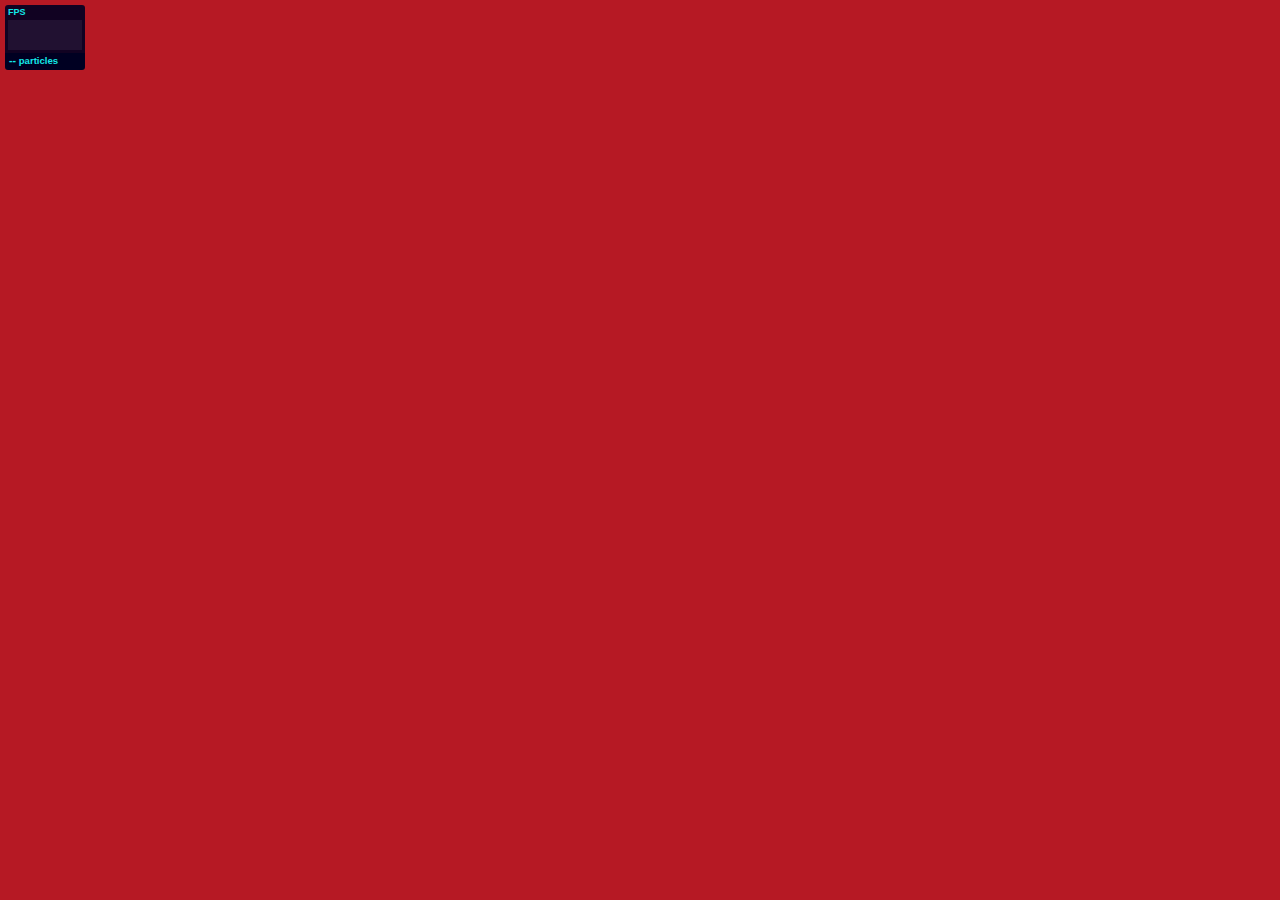
<file: particles.js-master/demo/index.html>
<!DOCTYPE html>
<html lang="en">
<head>
  <meta charset="utf-8">
  <title>particles.js</title>
  <meta name="description" content="particles.js is a lightweight JavaScript library for creating particles.">
  <meta name="author" content="Vincent Garreau" />
  <meta name="viewport" content="width=device-width, initial-scale=1.0, minimum-scale=1.0, maximum-scale=1.0, user-scalable=no">
  <link rel="stylesheet" media="screen" href="css/style.css">
</head>
<body>

<!-- count particles -->
<div class="count-particles">
  <span class="js-count-particles">--</span> particles
</div>

<!-- particles.js container -->
<div id="particles-js"></div>

<!-- scripts -->
<script src="../particles.js"></script>
<script src="js/app.js"></script>

<!-- stats.js -->
<script src="js/lib/stats.js"></script>
<script>
  var count_particles, stats, update;
  stats = new Stats;
  stats.setMode(0);
  stats.domElement.style.position = 'absolute';
  stats.domElement.style.left = '0px';
  stats.domElement.style.top = '0px';
  document.body.appendChild(stats.domElement);
  count_particles = document.querySelector('.js-count-particles');
  update = function() {
    stats.begin();
    stats.end();
    if (window.pJSDom[0].pJS.particles && window.pJSDom[0].pJS.particles.array) {
      count_particles.innerText = window.pJSDom[0].pJS.particles.array.length;
    }
    requestAnimationFrame(update);
  };
  requestAnimationFrame(update);
</script>

</body>
</html>
</file>
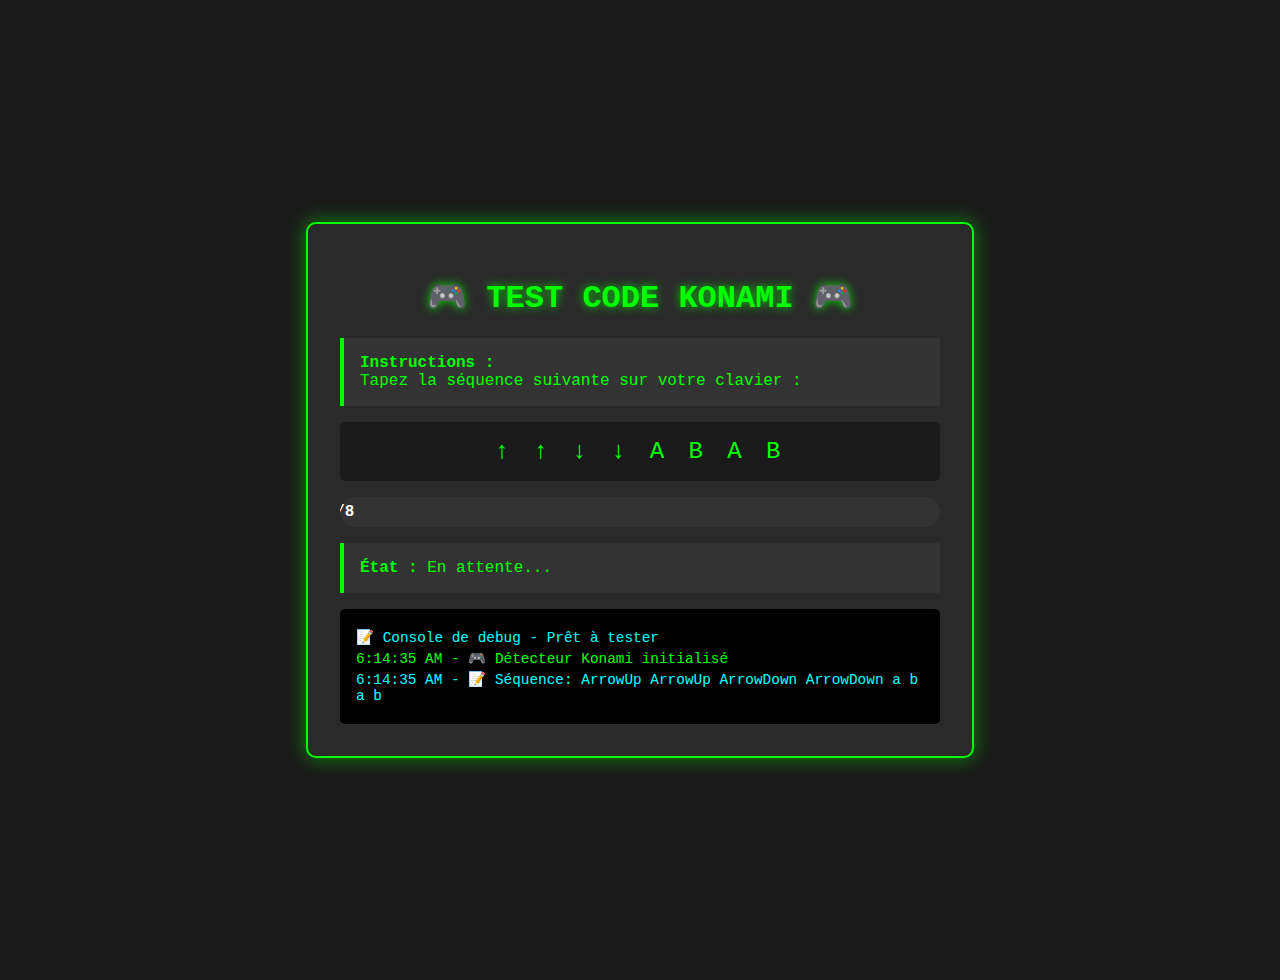
<file: TEST_KONAMI.html>
<!DOCTYPE html>
<html lang="fr">
<head>
    <meta charset="UTF-8">
    <meta name="viewport" content="width=device-width, initial-scale=1.0">
    <title>Test Code Konami</title>
    <style>
        body {
            font-family: 'Courier New', monospace;
            background: #1a1a1a;
            color: #00ff00;
            padding: 2rem;
            display: flex;
            flex-direction: column;
            align-items: center;
            justify-content: center;
            min-height: 100vh;
        }
        .container {
            background: #2a2a2a;
            border: 2px solid #00ff00;
            border-radius: 10px;
            padding: 2rem;
            max-width: 600px;
            box-shadow: 0 0 20px rgba(0, 255, 0, 0.5);
        }
        h1 {
            text-align: center;
            color: #00ff00;
            text-shadow: 0 0 10px rgba(0, 255, 0, 0.8);
        }
        .instruction {
            background: #333;
            padding: 1rem;
            margin: 1rem 0;
            border-left: 4px solid #00ff00;
        }
        .sequence {
            font-size: 1.5rem;
            text-align: center;
            padding: 1rem;
            background: #1a1a1a;
            border-radius: 5px;
            letter-spacing: 5px;
        }
        #log {
            background: #000;
            padding: 1rem;
            margin-top: 1rem;
            border-radius: 5px;
            max-height: 300px;
            overflow-y: auto;
            font-size: 0.9rem;
        }
        .log-entry {
            margin: 0.25rem 0;
        }
        .success { color: #0f0; }
        .error { color: #f00; }
        .info { color: #0ff; }
        .progress {
            background: #333;
            height: 30px;
            border-radius: 15px;
            margin: 1rem 0;
            overflow: hidden;
        }
        .progress-bar {
            background: linear-gradient(90deg, #00ff00, #00cc00);
            height: 100%;
            width: 0%;
            transition: width 0.3s ease;
            display: flex;
            align-items: center;
            justify-content: center;
            color: white;
            font-weight: bold;
        }
    </style>
</head>
<body>
    <div class="container">
        <h1>🎮 TEST CODE KONAMI 🎮</h1>
        
        <div class="instruction">
            <strong>Instructions :</strong><br>
            Tapez la séquence suivante sur votre clavier :
        </div>
        
        <div class="sequence">
            ↑ ↑ ↓ ↓ A B A B
        </div>
        
        <div class="progress">
            <div class="progress-bar" id="progressBar">0/8</div>
        </div>
        
        <div class="instruction">
            <strong>État :</strong> <span id="status">En attente...</span>
        </div>
        
        <div id="log">
            <div class="log-entry info">📝 Console de debug - Prêt à tester</div>
        </div>
    </div>

    <script>
        var konamiSequence = ['ArrowUp', 'ArrowUp', 'ArrowDown', 'ArrowDown', 'a', 'b', 'a', 'b'];
        var konamiIndex = 0;
        var konamiActive = false;
        var logDiv = document.getElementById('log');
        var statusSpan = document.getElementById('status');
        var progressBar = document.getElementById('progressBar');

        function addLog(message, type) {
            var entry = document.createElement('div');
            entry.className = 'log-entry ' + (type || 'info');
            entry.textContent = new Date().toLocaleTimeString() + ' - ' + message;
            logDiv.appendChild(entry);
            logDiv.scrollTop = logDiv.scrollHeight;
        }

        function updateProgress() {
            var percent = (konamiIndex / konamiSequence.length) * 100;
            progressBar.style.width = percent + '%';
            progressBar.textContent = konamiIndex + '/' + konamiSequence.length;
        }

        function activateEasterEgg() {
            if(konamiActive) return;
            konamiActive = true;
            
            addLog('🎊 CODE KONAMI COMPLET! Activation...', 'success');
            statusSpan.textContent = '✅ CODE VALIDÉ!';
            statusSpan.style.color = '#0f0';
            
            // Appeler l'API
            addLog('🚀 Appel de l\'API /api/launch-easteregg...', 'info');
            
            fetch('http://localhost:8080/api/launch-easteregg', {
                method: 'POST',
                headers: {
                    'Content-Type': 'application/json'
                }
            })
            .then(function(response) {
                return response.json();
            })
            .then(function(data) {
                addLog('✅ Réponse API: ' + JSON.stringify(data), 'success');
                if(data.success) {
                    statusSpan.textContent = '🎮 ESPERSOUL2 LANCÉ!';
                    alert('🎮 ESPERSOUL2 lancé avec succès!\n\nMéthode: ' + data.method + '\nMessage: ' + data.message);
                }
            })
            .catch(function(error) {
                addLog('❌ Erreur API: ' + error, 'error');
                statusSpan.textContent = '❌ Erreur';
                statusSpan.style.color = '#f00';
            });
        }

        document.addEventListener('keydown', function(e) {
            addLog('🎹 Touche: ' + e.key + ' (attendu: ' + konamiSequence[konamiIndex] + ')', 'info');
            
            var expectedKey = konamiSequence[konamiIndex];
            var pressedKey = e.key;
            
            var isMatch = false;
            if(expectedKey === 'a' || expectedKey === 'b') {
                isMatch = pressedKey.toLowerCase() === expectedKey;
            } else {
                isMatch = pressedKey === expectedKey;
            }
            
            if(isMatch) {
                konamiIndex++;
                addLog('✅ Correct! [' + konamiIndex + '/' + konamiSequence.length + ']', 'success');
                updateProgress();
                statusSpan.textContent = 'Progression: ' + konamiIndex + '/' + konamiSequence.length;
                
                if(konamiIndex === konamiSequence.length) {
                    activateEasterEgg();
                    konamiIndex = 0;
                    updateProgress();
                }
            } else {
                if(konamiIndex > 0) {
                    addLog('❌ Reset (attendu: ' + expectedKey + ', reçu: ' + pressedKey + ')', 'error');
                }
                konamiIndex = 0;
                updateProgress();
                statusSpan.textContent = 'En attente...';
            }
        });

        addLog('🎮 Détecteur Konami initialisé', 'success');
        addLog('📝 Séquence: ' + konamiSequence.join(' '), 'info');
        updateProgress();
    </script>
</body>
</html>
</file>
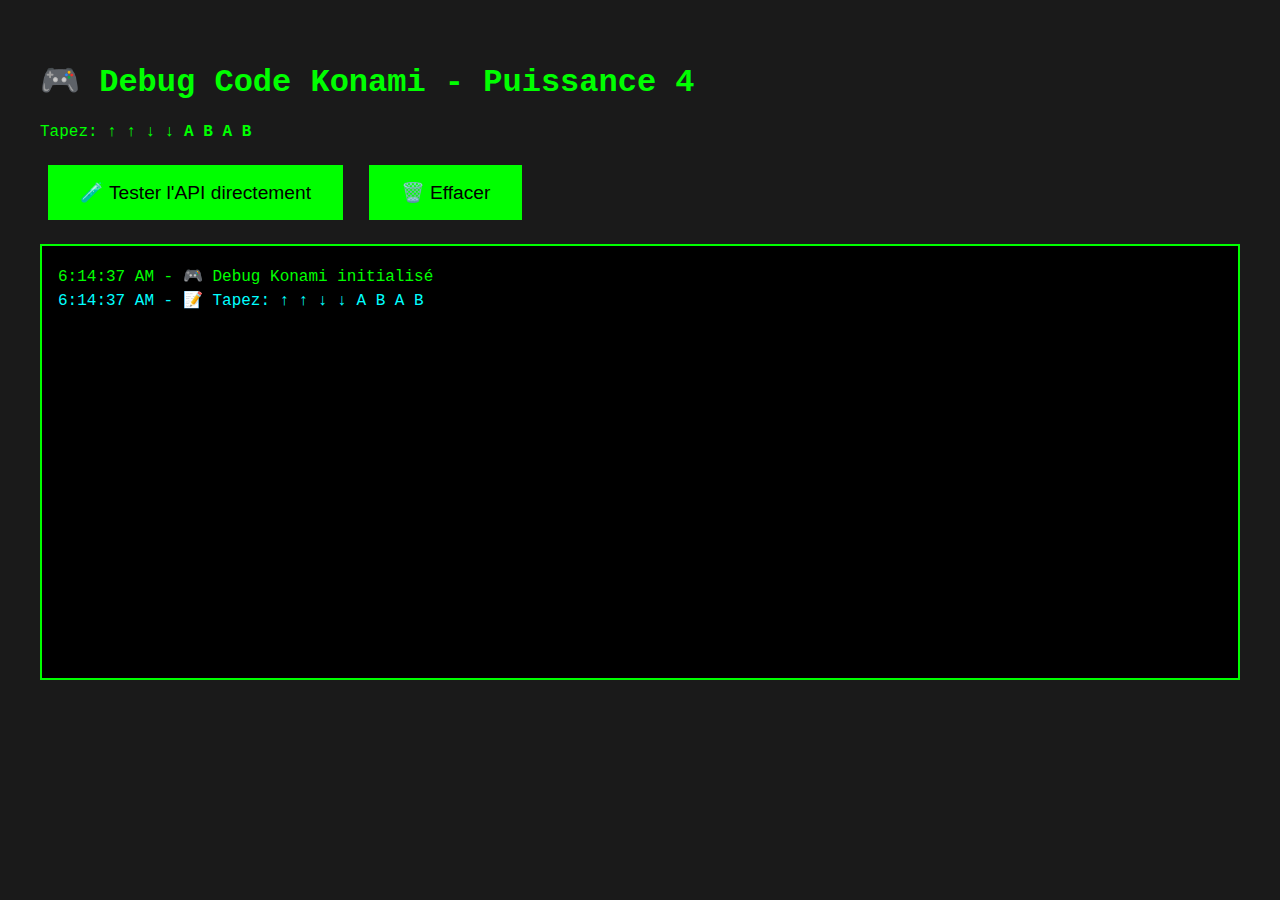
<file: templates/debug_konami.html>
<!DOCTYPE html>
<html lang="fr">
<head>
    <meta charset="UTF-8">
    <title>Debug Konami - Puissance 4</title>
    <style>
        body {
            background: #1a1a1a;
            color: #0f0;
            font-family: 'Courier New', monospace;
            padding: 2rem;
        }
        #console {
            background: #000;
            border: 2px solid #0f0;
            padding: 1rem;
            height: 400px;
            overflow-y: auto;
            margin: 1rem 0;
        }
        .log { margin: 0.25rem 0; }
        .success { color: #0f0; }
        .error { color: #f00; }
        .info { color: #0ff; }
        button {
            background: #0f0;
            color: #000;
            border: none;
            padding: 1rem 2rem;
            font-size: 1.2rem;
            cursor: pointer;
            margin: 0.5rem;
        }
        button:hover { background: #0c0; }
    </style>
</head>
<body>
    <h1>🎮 Debug Code Konami - Puissance 4</h1>
    <p>Tapez: <strong>↑ ↑ ↓ ↓ A B A B</strong></p>
    
    <button onclick="testAPI()">🧪 Tester l'API directement</button>
    <button onclick="clearConsole()">🗑️ Effacer</button>
    
    <div id="console"></div>

    <script>
        var consoleDiv = document.getElementById('console');
        var konamiSequence = ['ArrowUp', 'ArrowUp', 'ArrowDown', 'ArrowDown', 'a', 'b', 'a', 'b'];
        var konamiIndex = 0;

        function log(msg, type) {
            var entry = document.createElement('div');
            entry.className = 'log ' + (type || 'info');
            entry.textContent = new Date().toLocaleTimeString() + ' - ' + msg;
            consoleDiv.appendChild(entry);
            consoleDiv.scrollTop = consoleDiv.scrollHeight;
            console.log(msg);
        }

        function clearConsole() {
            consoleDiv.innerHTML = '';
            log('Console effacée', 'info');
        }

        function testAPI() {
            log('🧪 Test manuel de l\'API...', 'info');
            fetch('/api/launch-easteregg', {
                method: 'POST',
                headers: { 'Content-Type': 'application/json' }
            })
            .then(r => r.json())
            .then(data => {
                log('✅ API OK: ' + JSON.stringify(data), 'success');
            })
            .catch(err => {
                log('❌ Erreur API: ' + err, 'error');
            });
        }

        // Écouteur Konami
        document.addEventListener('keydown', function(e) {
            log('🎹 Touche: ' + e.key + ' | Attendu: ' + konamiSequence[konamiIndex] + ' | Progress: ' + konamiIndex + '/8', 'info');
            
            var expectedKey = konamiSequence[konamiIndex];
            var pressedKey = e.key;
            
            var isMatch = false;
            if(expectedKey === 'a' || expectedKey === 'b') {
                isMatch = pressedKey.toLowerCase() === expectedKey;
            } else {
                isMatch = pressedKey === expectedKey;
            }
            
            if(isMatch) {
                konamiIndex++;
                log('✅ Correct! [' + konamiIndex + '/8]', 'success');
                
                if(konamiIndex === konamiSequence.length) {
                    log('🎊🎊🎊 SÉQUENCE COMPLÈTE! 🎊🎊🎊', 'success');
                    log('🚀 Lancement de l\'API...', 'info');
                    
                    fetch('/api/launch-easteregg', {
                        method: 'POST',
                        headers: { 'Content-Type': 'application/json' }
                    })
                    .then(r => r.json())
                    .then(data => {
                        log('✅ ESPERSOUL2 lancé! ' + JSON.stringify(data), 'success');
                        alert('🎮 ESPERSOUL2 LANCÉ!\n\nVérifiez votre terminal.');
                    })
                    .catch(err => {
                        log('❌ Erreur: ' + err, 'error');
                    });
                    
                    konamiIndex = 0;
                }
            } else {
                if(konamiIndex > 0) {
                    log('❌ Reset (attendu: ' + expectedKey + ', reçu: ' + pressedKey + ')', 'error');
                }
                konamiIndex = 0;
            }
        }, true);

        log('🎮 Debug Konami initialisé', 'success');
        log('📝 Tapez: ↑ ↑ ↓ ↓ A B A B', 'info');
    </script>
</body>
</html>
</file>
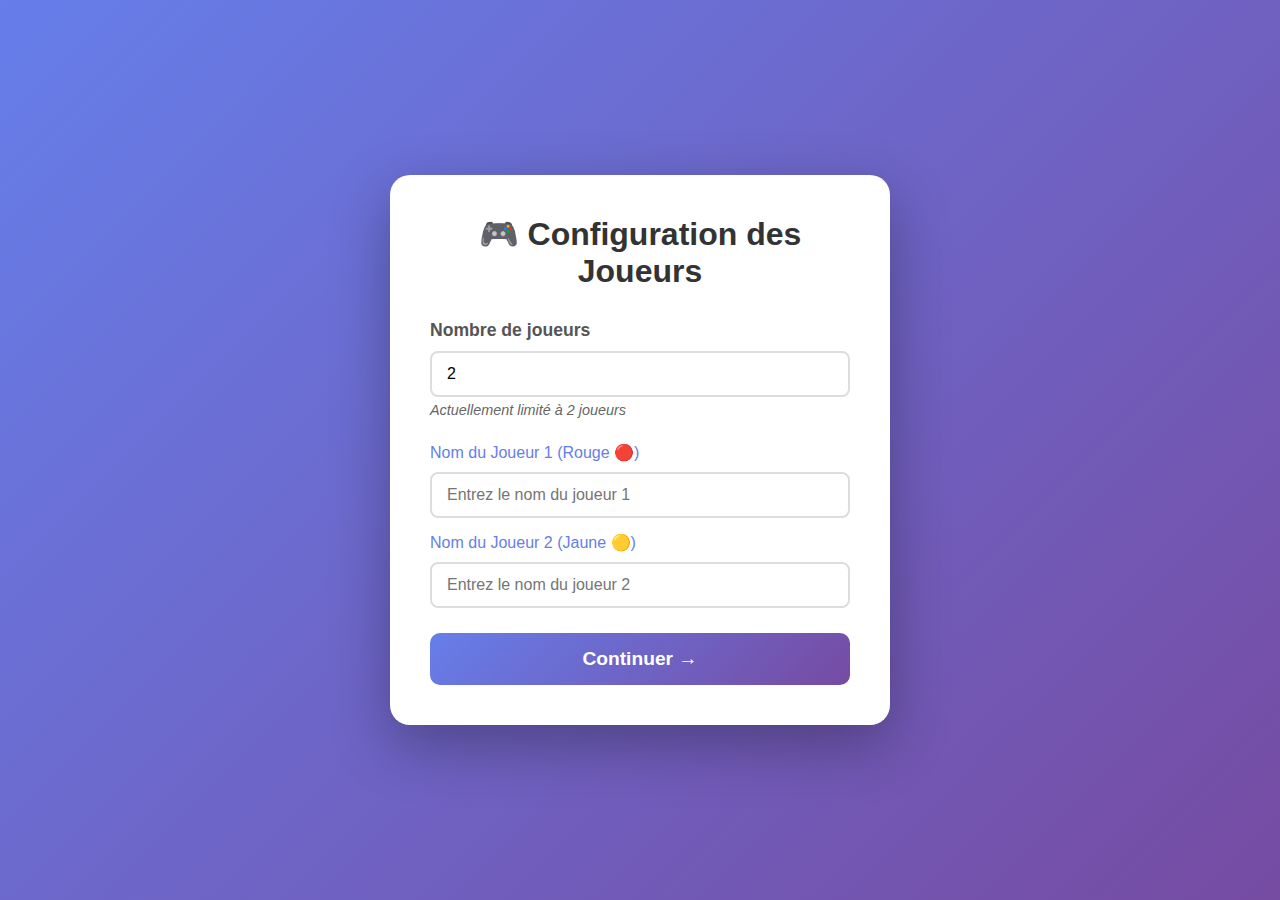
<file: templates/players.html>
<!DOCTYPE html>
<html lang="fr">
<head>
    <meta charset="UTF-8">
    <meta name="viewport" content="width=device-width, initial-scale=1.0">
    <title>Joueurs - Puissance 4</title>
    <style>
        * {
            margin: 0;
            padding: 0;
            box-sizing: border-box;
        }
        
        body {
            font-family: 'Segoe UI', Tahoma, Geneva, Verdana, sans-serif;
            background: linear-gradient(135deg, #667eea 0%, #764ba2 100%);
            min-height: 100vh;
            display: flex;
            justify-content: center;
            align-items: center;
            padding: 20px;
        }
        
        .container {
            background: white;
            border-radius: 20px;
            padding: 40px;
            box-shadow: 0 20px 60px rgba(0,0,0,0.3);
            max-width: 500px;
            width: 100%;
            animation: slideIn 0.5s ease-out;
        }
        
        @keyframes slideIn {
            from {
                opacity: 0;
                transform: translateY(-30px);
            }
            to {
                opacity: 1;
                transform: translateY(0);
            }
        }
        
        h1 {
            color: #333;
            text-align: center;
            margin-bottom: 30px;
            font-size: 2rem;
        }
        
        .form-group {
            margin-bottom: 25px;
        }
        
        label {
            display: block;
            font-weight: 600;
            color: #555;
            margin-bottom: 10px;
            font-size: 1.1rem;
        }
        
        input[type="number"],
        input[type="text"] {
            width: 100%;
            padding: 12px 15px;
            border: 2px solid #ddd;
            border-radius: 8px;
            font-size: 1rem;
            transition: border-color 0.3s;
        }
        
        input[type="number"]:focus,
        input[type="text"]:focus {
            outline: none;
            border-color: #667eea;
        }
        
        .player-inputs {
            margin-top: 20px;
        }
        
        .player-input-group {
            margin-bottom: 15px;
            animation: fadeIn 0.3s ease-out;
        }
        
        @keyframes fadeIn {
            from {
                opacity: 0;
                transform: translateX(-20px);
            }
            to {
                opacity: 1;
                transform: translateX(0);
            }
        }
        
        .player-input-group label {
            font-size: 1rem;
            font-weight: 500;
            color: #667eea;
        }
        
        button {
            width: 100%;
            padding: 15px;
            background: linear-gradient(135deg, #667eea 0%, #764ba2 100%);
            color: white;
            border: none;
            border-radius: 10px;
            font-size: 1.2rem;
            font-weight: 600;
            cursor: pointer;
            transition: transform 0.2s, box-shadow 0.2s;
            margin-top: 10px;
        }
        
        button:hover {
            transform: translateY(-2px);
            box-shadow: 0 10px 25px rgba(102, 126, 234, 0.4);
        }
        
        button:active {
            transform: translateY(0);
        }
        
        .error-message {
            color: #dc2626;
            font-size: 0.9rem;
            margin-top: 5px;
            display: none;
        }
        
        .info-text {
            color: #666;
            font-size: 0.9rem;
            margin-top: 5px;
            font-style: italic;
        }
    </style>
</head>
<body>
    <div class="container">
        <h1>🎮 Configuration des Joueurs</h1>
        
        <form id="playersForm" method="post" action="/set-players">
            <div class="form-group">
                <label for="playerCount">Nombre de joueurs</label>
                <input type="number" id="playerCount" name="playerCount" min="2" max="2" value="2" required>
                <p class="info-text">Actuellement limité à 2 joueurs</p>
                <p class="error-message" id="countError">Veuillez entrer un nombre entre 2 et 2</p>
            </div>
            
            <div class="player-inputs" id="playerInputs">
                <div class="player-input-group">
                    <label for="player1">Nom du Joueur 1 (Rouge 🔴)</label>
                    <input type="text" id="player1" name="player1" placeholder="Entrez le nom du joueur 1" required maxlength="20">
                </div>
                <div class="player-input-group">
                    <label for="player2">Nom du Joueur 2 (Jaune 🟡)</label>
                    <input type="text" id="player2" name="player2" placeholder="Entrez le nom du joueur 2" required maxlength="20">
                </div>
            </div>
            
            <button type="submit">Continuer →</button>
        </form>
    </div>
    
    <script>
        const playerCountInput = document.getElementById('playerCount');
        const playerInputsDiv = document.getElementById('playerInputs');
        const form = document.getElementById('playersForm');
        
        // Générer les champs de saisie de noms en fonction du nombre de joueurs
        playerCountInput.addEventListener('input', function() {
            const count = parseInt(this.value) || 2;
            
            // Limiter entre 2 et 2 pour l'instant
            if (count < 2 || count > 2) {
                document.getElementById('countError').style.display = 'block';
                return;
            } else {
                document.getElementById('countError').style.display = 'none';
            }
            
            // Générer les champs
            playerInputsDiv.innerHTML = '';
            
            const colors = ['Rouge 🔴', 'Jaune 🟡'];
            
            for (let i = 1; i <= count; i++) {
                const div = document.createElement('div');
                div.className = 'player-input-group';
                div.innerHTML = `
                    <label for="player${i}">Nom du Joueur ${i} (${colors[i-1]})</label>
                    <input type="text" id="player${i}" name="player${i}" placeholder="Entrez le nom du joueur ${i}" required maxlength="20">
                `;
                playerInputsDiv.appendChild(div);
            }
        });
        
        // Validation du formulaire
        form.addEventListener('submit', function(e) {
            const count = parseInt(playerCountInput.value);
            
            if (count < 2 || count > 2) {
                e.preventDefault();
                alert('Veuillez entrer un nombre de joueurs valide (2)');
                return;
            }
            
            // Vérifier que tous les noms sont remplis
            for (let i = 1; i <= count; i++) {
                const input = document.getElementById(`player${i}`);
                if (!input || !input.value.trim()) {
                    e.preventDefault();
                    alert(`Veuillez entrer le nom du joueur ${i}`);
                    return;
                }
            }
        });
    </script>
</body>
</html>
</file>
<file: particles.js-master/demo/css/style.css>
/* =============================================================================
   HTML5 CSS Reset Minified - Eric Meyer
   ========================================================================== */

html,body,div,span,object,iframe,h1,h2,h3,h4,h5,h6,p,blockquote,pre,abbr,address,cite,code,del,dfn,em,img,ins,kbd,q,samp,small,strong,sub,sup,var,b,i,dl,dt,dd,ol,ul,li,fieldset,form,label,legend,table,caption,tbody,tfoot,thead,tr,th,td,article,aside,canvas,details,figcaption,figure,footer,header,hgroup,menu,nav,section,summary,time,mark,audio,video{margin:0;padding:0;border:0;outline:0;font-size:100%;vertical-align:baseline;background:transparent}
body{line-height:1}
article,aside,details,figcaption,figure,footer,header,hgroup,menu,nav,section{display:block}
nav ul{list-style:none}
blockquote,q{quotes:none}
blockquote:before,blockquote:after,q:before,q:after{content:none}
a{margin:0;padding:0;font-size:100%;vertical-align:baseline;background:transparent;text-decoration:none}
mark{background-color:#ff9;color:#000;font-style:italic;font-weight:bold}
del{text-decoration:line-through}
abbr[title],dfn[title]{border-bottom:1px dotted;cursor:help}
table{border-collapse:collapse;border-spacing:0}
hr{display:block;height:1px;border:0;border-top:1px solid #ccc;margin:1em 0;padding:0}
input,select{vertical-align:middle}
li{list-style:none}


/* =============================================================================
   My CSS
   ========================================================================== */

/* ---- base ---- */

html,body{ 
	width:100%;
	height:100%;
	background:#111;
}

html{
  -webkit-tap-highlight-color: rgba(0, 0, 0, 0);
}

body{
  font:normal 75% Arial, Helvetica, sans-serif;
}

canvas{
  display:block;
  vertical-align:bottom;
}


/* ---- stats.js ---- */

.count-particles{
  background: #000022;
  position: absolute;
  top: 48px;
  left: 0;
  width: 80px;
  color: #13E8E9;
  font-size: .8em;
  text-align: left;
  text-indent: 4px;
  line-height: 14px;
  padding-bottom: 2px;
  font-family: Helvetica, Arial, sans-serif;
  font-weight: bold;
}

.js-count-particles{
  font-size: 1.1em;
}

#stats,
.count-particles{
  -webkit-user-select: none;
  margin-top: 5px;
  margin-left: 5px;
}

#stats{
  border-radius: 3px 3px 0 0;
  overflow: hidden;
}

.count-particles{
  border-radius: 0 0 3px 3px;
}


/* ---- particles.js container ---- */

#particles-js{
  width: 100%;
  height: 100%;
  background-color: #b61924;
  background-image: url('');
  background-size: cover;
  background-position: 50% 50%;
  background-repeat: no-repeat;
}
</file>
